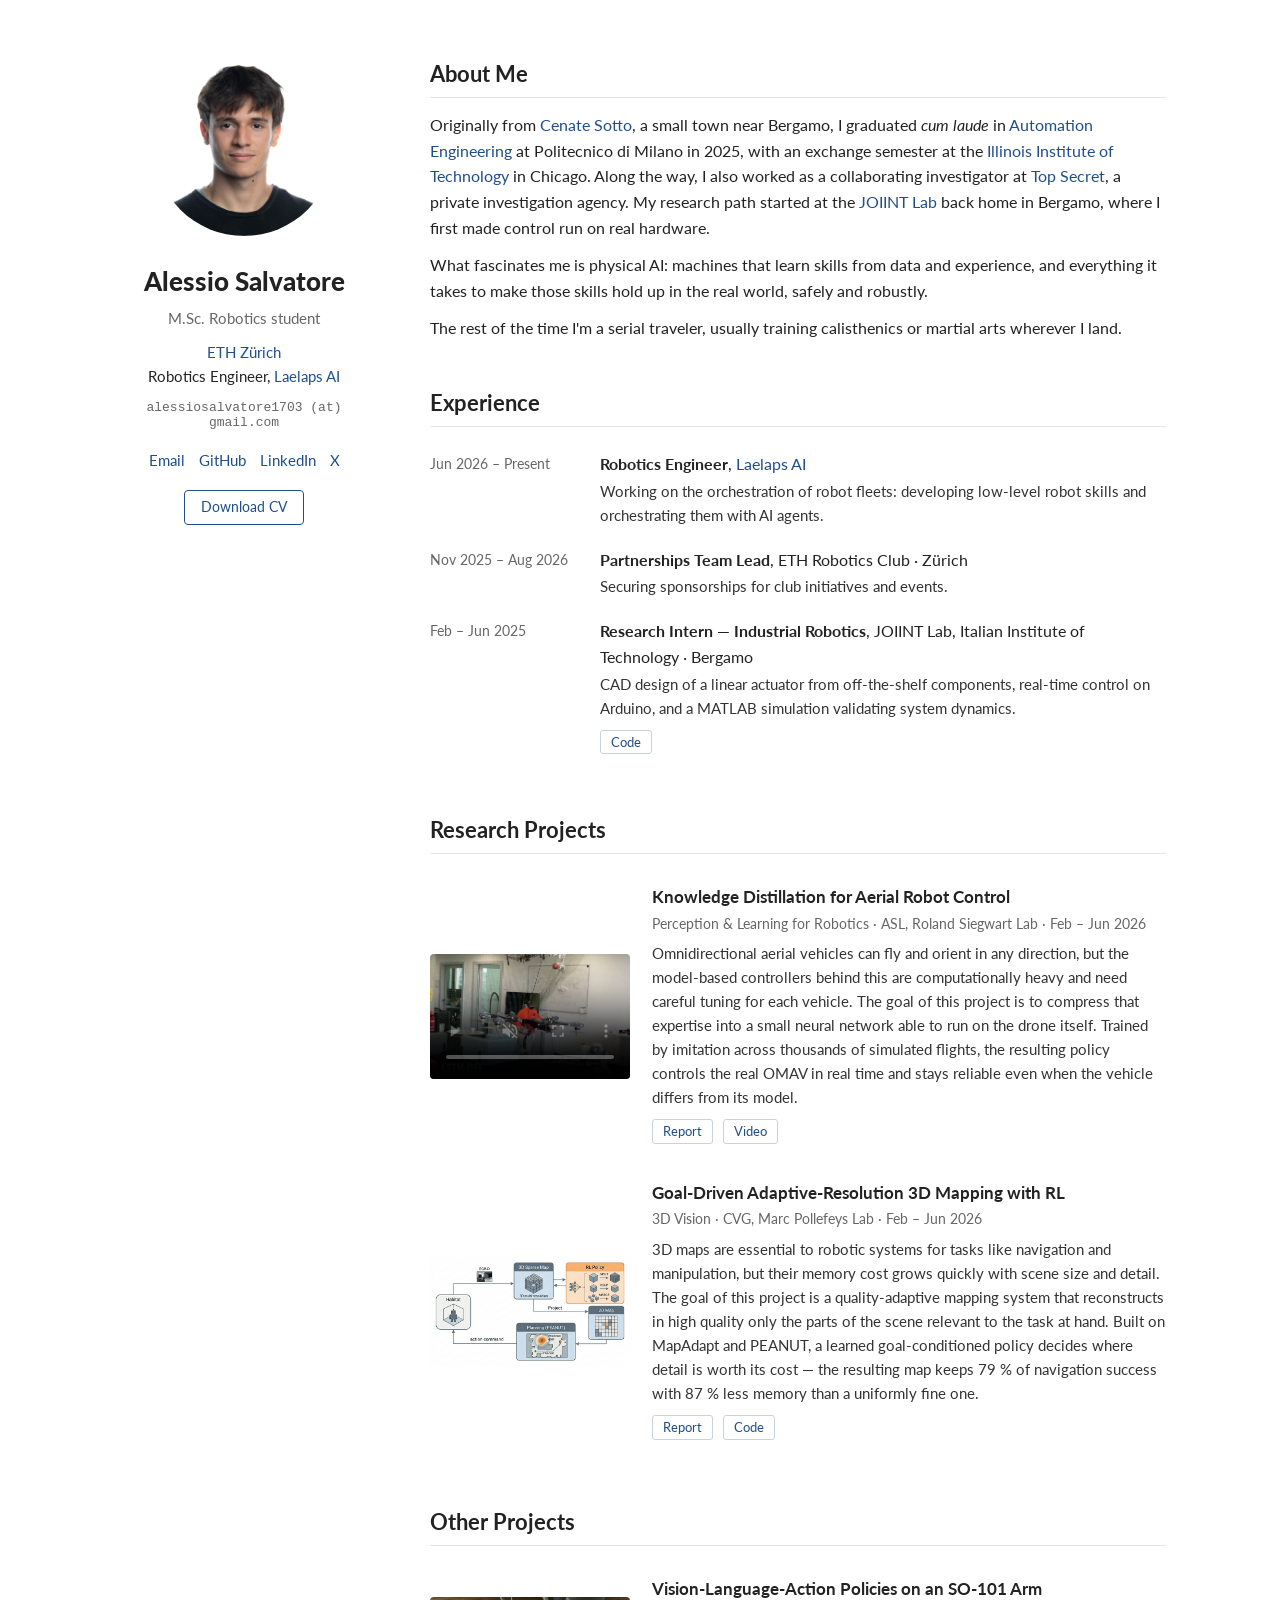
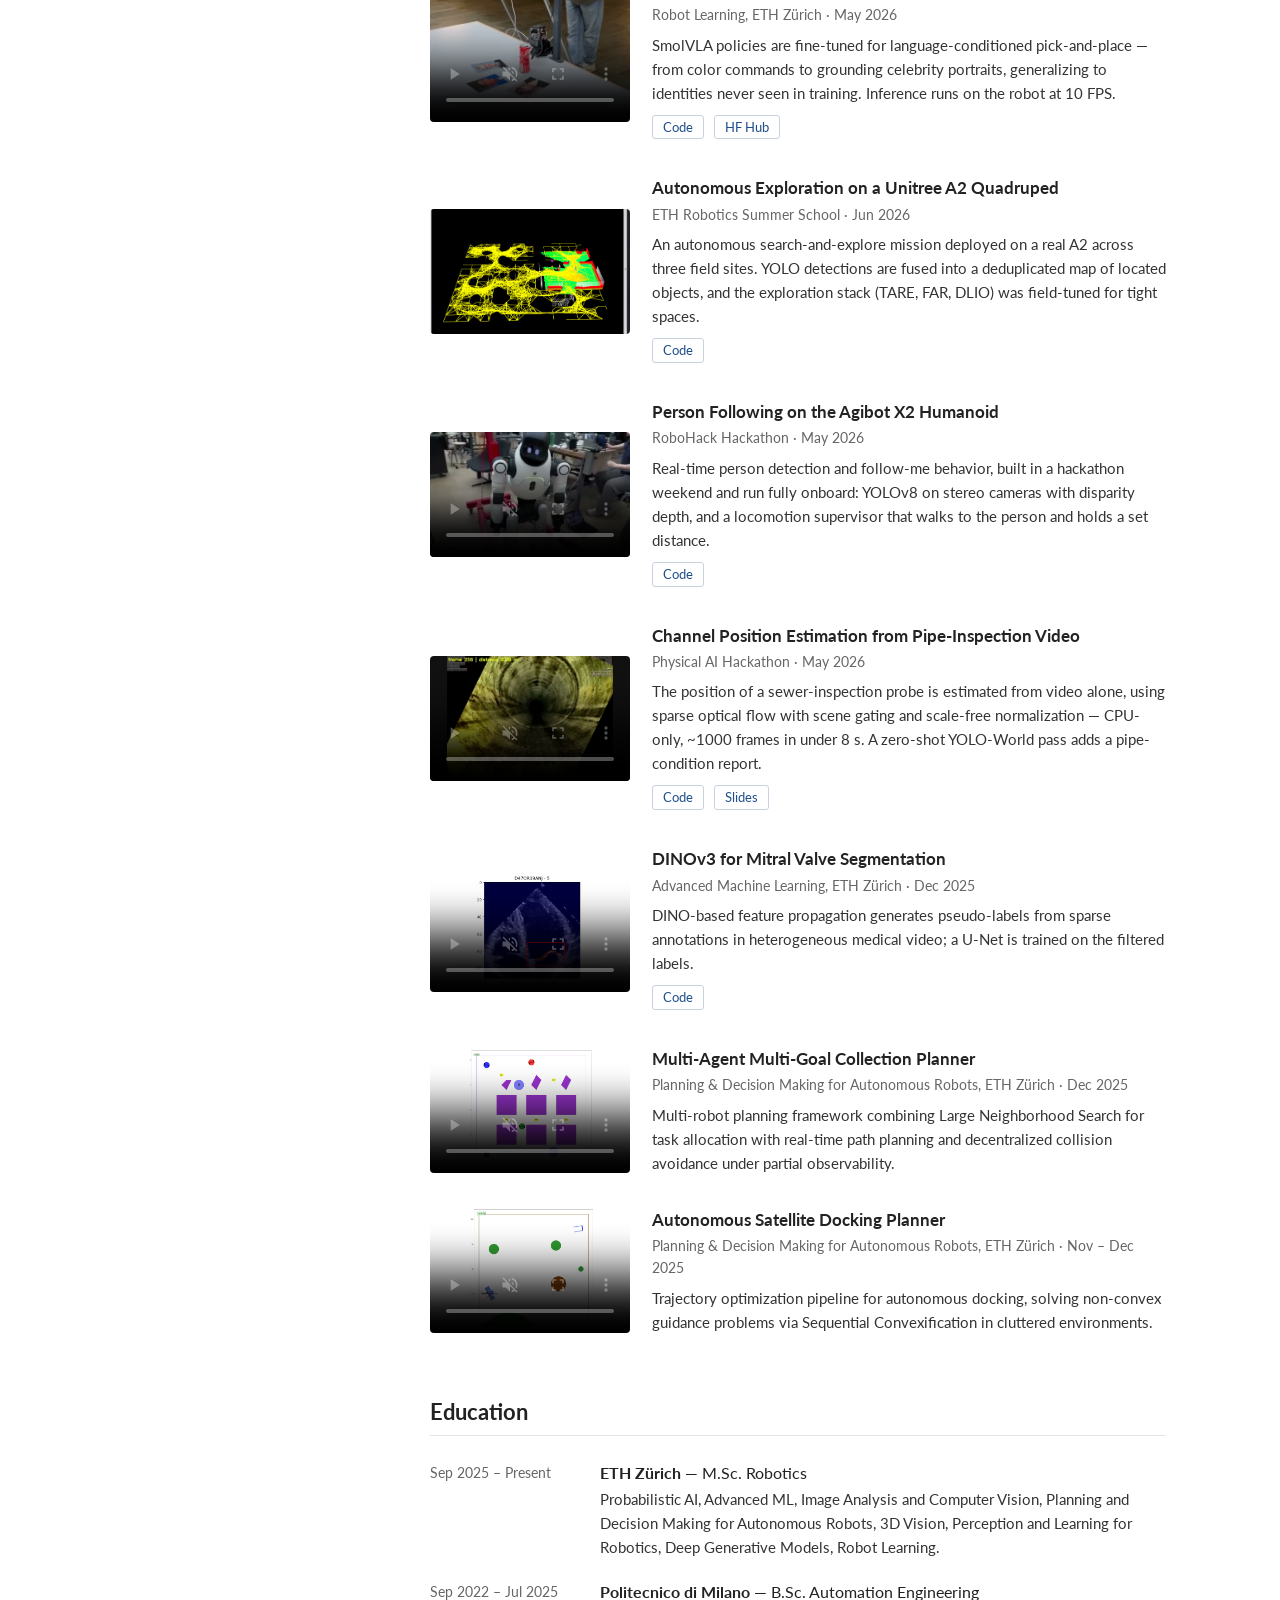
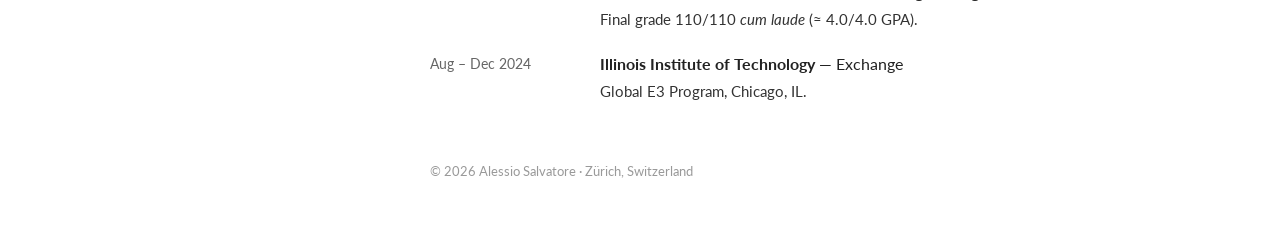
<file: index.html>
<!DOCTYPE html>
<html lang="en">
<head>
  <meta charset="UTF-8">
  <meta name="viewport" content="width=device-width, initial-scale=1.0">
  <title>Alessio Salvatore — Robotics @ ETH Zürich</title>
  <meta name="description" content="Alessio Salvatore, M.Sc. Robotics student at ETH Zürich. Learning-based perception and control: adaptive 3D mapping with RL, imitation learning for aerial robots, VLA policies on real hardware.">
  <meta property="og:title" content="Alessio Salvatore — Robotics @ ETH Zürich">
  <meta property="og:description" content="Learning-based perception and control: adaptive 3D mapping, imitation learning for aerial robots, VLA policies on real hardware.">
  <meta property="og:image" content="assets/img/portrait.jpg">

  <link rel="preconnect" href="https://fonts.googleapis.com">
  <link rel="preconnect" href="https://fonts.gstatic.com" crossorigin>
  <link href="https://fonts.googleapis.com/css2?family=Lato:ital,wght@0,400;0,700;0,900;1,400&display=swap" rel="stylesheet">
  <link rel="stylesheet" href="assets/css/custom.css">
</head>

<body>
  <div class="layout">

    <!-- ============ SIDEBAR (profile) ============ -->
    <aside class="profile">
      <img src="assets/img/portrait.jpg" alt="Portrait of Alessio Salvatore" class="profile-photo">
      <h1>Alessio Salvatore</h1>
      <p class="profile-role">M.Sc. Robotics student</p>
      <p class="profile-aff">
        <a href="https://ethz.ch/" target="_blank" rel="noopener">ETH Zürich</a><br>
        Robotics Engineer, <a href="https://laelaps.ai/" target="_blank" rel="noopener">Laelaps AI</a>
      </p>
      <p class="profile-mail">alessiosalvatore1703 (at) gmail.com</p>
      <nav class="profile-links">
        <a href="mailto:alessiosalvatore1703@gmail.com">Email</a>
        <a href="https://github.com/alessiosalvatore1703-ops">GitHub</a>
        <a href="https://www.linkedin.com/in/alessiosalvatore/" target="_blank" rel="noopener">LinkedIn</a>
        <a href="https://x.com/alesalvatore44" target="_blank" rel="noopener">X</a>
      </nav>
      <a href="assets/cv.pdf" class="profile-cv">Download CV</a>
    </aside>

    <main>

      <!-- ============ ABOUT ============ -->
      <section id="about">
        <h2>About Me</h2>
        <p>
          Originally from
          <a href="https://www.google.com/maps/place/Cenate+Sotto" target="_blank" rel="noopener">Cenate Sotto</a>,
          a small town near Bergamo, I graduated <em>cum laude</em> in
          <a href="https://www.polimi.it/en/education/laurea-programmes/programme-detail/automation-engineering" target="_blank" rel="noopener">Automation Engineering</a>
          at Politecnico di Milano in 2025, with an exchange semester at the
          <a href="https://www.iit.edu/" target="_blank" rel="noopener">Illinois Institute of Technology</a>
          in Chicago. Along the way, I also worked as a collaborating investigator
          at <a href="https://topsecret.it/" target="_blank" rel="noopener">Top Secret</a>,
          a private investigation agency. My research path started at the
          <a href="https://www.joiintlab.com/network/" target="_blank" rel="noopener">JOIINT Lab</a>
          back home in Bergamo, where I first made control run on real hardware.
        </p>
        <p>
          What fascinates me is physical AI: machines that learn skills from data
          and experience, and everything it takes to make those skills hold up in
          the real world, safely and robustly.
        </p>
        <p>
          The rest of the time I'm a serial traveler, usually training calisthenics
          or martial arts wherever I land.
        </p>
      </section>

      <!-- ============ EXPERIENCE ============ -->
      <section id="experience">
        <h2>Experience</h2>

        <!-- component: timeline-entry -->
        <article class="entry">
          <p class="entry-date">Jun 2026 – Present</p>
          <div>
            <p><b>Robotics Engineer</b>, <a href="https://laelaps.ai/" target="_blank" rel="noopener">Laelaps AI</a></p>
            <p class="desc">
              Working on the orchestration of robot fleets: developing low-level robot skills and
              orchestrating them with AI agents.
            </p>
          </div>
        </article>

        <!-- component: timeline-entry -->
        <article class="entry">
          <p class="entry-date">Nov 2025 – Aug 2026</p>
          <div>
            <p><b>Partnerships Team Lead</b>, ETH Robotics Club · Zürich</p>
            <p class="desc">Securing sponsorships for club initiatives and events.</p>
          </div>
        </article>

        <!-- component: timeline-entry -->
        <article class="entry">
          <p class="entry-date">Feb – Jun 2025</p>
          <div>
            <p><b>Research Intern — Industrial Robotics</b>, JOIINT Lab, Italian Institute of Technology · Bergamo</p>
            <p class="desc">
              CAD design of a linear actuator from off-the-shelf components, real-time control on
              Arduino, and a MATLAB simulation validating system dynamics.
            </p>
            <div class="btns"><a class="btn" href="https://github.com/alessiosalvatore1703-ops/Linear-Actuator" target="_blank" rel="noopener">Code</a></div>
          </div>
        </article>
      </section>

      <!-- ============ RESEARCH PROJECTS ============ -->
      <section id="projects">
        <h2>Research Projects</h2>

        <!-- component: project-row · aerial-knowledge-distillation -->
        <article class="project">
          <!-- MEDIA SLOT — real OMAV flight footage; pipeline diagram at
               assets/projects/aerial-knowledge-distillation/pipeline.png (for detail page). -->
          <figure class="thumb">
            <video loop muted playsinline preload="none" data-autoplay
                   poster="assets/projects/aerial-knowledge-distillation/poster.jpg"
                   aria-label="Real flight footage of the omnidirectional micro aerial vehicle">
              <source src="assets/projects/aerial-knowledge-distillation/demo.mp4" type="video/mp4">
              <a href="assets/projects/aerial-knowledge-distillation/demo.mp4">Watch the flight video</a>
            </video>
          </figure>
          <div>
            <h3>Knowledge Distillation for Aerial Robot Control</h3>
            <p class="meta">Perception &amp; Learning for Robotics · ASL, Roland Siegwart Lab · Feb – Jun 2026</p>
            <p class="desc">
              Omnidirectional aerial vehicles can fly and orient in any direction, but the
              model-based controllers behind this are computationally heavy and need careful
              tuning for each vehicle. The goal of this project is to compress that expertise
              into a small neural network able to run on the drone itself. Trained by imitation
              across thousands of simulated flights, the resulting policy controls the real OMAV
              in real time and stays reliable even when the vehicle differs from its model.
            </p>
            <div class="btns">
              <a class="btn" href="assets/projects/aerial-knowledge-distillation/ReportPLR_Salvatore_Stefanini.pdf">Report</a>
              <a class="btn" href="https://youtu.be/oPd9mkxEaO8">Video</a>
            </div>
          </div>
        </article>

        <!-- component: project-row · task-aware-3d-mapping -->
        <article class="project">
          <!-- MEDIA SLOT — pipeline figure; a demo video can replace it later
               (assets/projects/task-aware-3d-mapping/demo.mp4 + poster.jpg). -->
          <figure class="thumb thumb-fit">
            <img src="assets/projects/task-aware-3d-mapping/pipeline.png" alt="Pipeline: Habitat RGB-D feeds a 3D multi-resolution sparse map; an RL policy splits, keeps, or merges voxels; the map is projected to 2D and planned over with PEANUT, closing the loop with action commands" loading="lazy" decoding="async">
          </figure>
          <div>
            <h3>Goal-Driven Adaptive-Resolution 3D Mapping with RL</h3>
            <p class="meta">3D Vision · CVG, Marc Pollefeys Lab · Feb – Jun 2026</p>
            <p class="desc">
              3D maps are essential to robotic systems for tasks like navigation and manipulation,
              but their memory cost grows quickly with scene size and detail. The goal of this
              project is a quality-adaptive mapping system that reconstructs in high quality only
              the parts of the scene relevant to the task at hand. Built on MapAdapt and PEANUT,
              a learned goal-conditioned policy decides where detail is worth its cost — the
              resulting map keeps 79&nbsp;% of navigation success with 87&nbsp;% less memory than
              a uniformly fine one.
            </p>
            <div class="btns">
              <a class="btn" href="assets/projects/task-aware-3d-mapping/3dv_final_report.pdf">Report</a>
              <a class="btn" href="https://github.com/vassili-de-palma/goal-driven-map-adapt">Code</a>
            </div>
          </div>
        </article>
      </section>

      <!-- ============ OTHER PROJECTS ============ -->
      <section>
        <h2>Other Projects</h2>

        <!-- component: project-row · vla-so101 -->
        <article class="project">
          <!-- MEDIA SLOT — real demo footage (converted from the original GIF) -->
          <figure class="thumb">
            <video loop muted playsinline preload="none" data-autoplay
                   poster="assets/projects/vla-so101/poster.jpg"
                   aria-label="SO-101 robot arm handing a coke can to a portrait of Michael Jackson">
              <source src="assets/projects/vla-so101/demo.mp4" type="video/mp4">
              <a href="assets/projects/vla-so101/demo.mp4">Watch the demo video</a>
            </video>
          </figure>
          <div>
            <h3>Vision-Language-Action Policies on an SO-101 Arm</h3>
            <p class="meta">Robot Learning, ETH Zürich · May 2026</p>
            <p class="desc">
              SmolVLA policies are fine-tuned for language-conditioned pick-and-place — from color
              commands to grounding celebrity portraits, generalizing to identities never seen in
              training. Inference runs on the robot at 10&nbsp;FPS.
            </p>
            <div class="btns">
              <a class="btn" href="https://github.com/alessiosalvatore1703-ops/VLA-robotlearning">Code</a>
              <a class="btn" href="https://huggingface.co/ETHrobotlearning">HF Hub</a>
            </div>
          </div>
        </article>

        <!-- component: project-row · unitree-a2-exploration -->
        <article class="project">
          <!-- MEDIA SLOT — real photo from the summer school -->
          <figure class="thumb">
            <img src="assets/projects/unitree-a2-exploration/cover.jpeg" alt="Unitree A2 quadruped during the ETH Robotics Summer School field deployment" loading="lazy" decoding="async">
          </figure>
          <div>
            <h3>Autonomous Exploration on a Unitree A2 Quadruped</h3>
            <p class="meta">ETH Robotics Summer School · Jun 2026</p>
            <p class="desc">
              An autonomous search-and-explore mission deployed on a real A2 across three field
              sites. YOLO detections are fused into a deduplicated map of located objects, and the
              exploration stack (TARE, FAR, DLIO) was field-tuned for tight spaces.
            </p>
            <div class="btns">
              <a class="btn" href="https://github.com/alessiosalvatore1703-ops/RSS_sim2win">Code</a>
            </div>
          </div>
        </article>

        <!-- component: project-row · agibot-x2-person-following -->
        <article class="project">
          <!-- MEDIA SLOT — real demo footage -->
          <figure class="thumb">
            <video loop muted playsinline preload="none" data-autoplay
                   poster="assets/projects/agibot-x2-person-following/poster.jpg"
                   aria-label="Agibot X2 humanoid following a person">
              <source src="assets/projects/agibot-x2-person-following/demo.mp4" type="video/mp4">
              <a href="assets/projects/agibot-x2-person-following/demo.mp4">Watch the demo video</a>
            </video>
          </figure>
          <div>
            <h3>Person Following on the Agibot X2 Humanoid</h3>
            <p class="meta">RoboHack Hackathon · May 2026</p>
            <p class="desc">
              Real-time person detection and follow-me behavior, built in a hackathon weekend and
              run fully onboard: YOLOv8 on stereo cameras with disparity depth, and a locomotion
              supervisor that walks to the person and holds a set distance.
            </p>
            <div class="btns">
              <a class="btn" href="https://github.com/alessiosalvatore1703-ops/robohack2026">Code</a>
            </div>
          </div>
        </article>

        <!-- component: project-row · pipe-inspection-odometry -->
        <article class="project">
          <!-- MEDIA SLOT — real inspection footage; results figure at
               assets/projects/pipe-inspection-odometry/results.jpeg -->
          <figure class="thumb thumb-fit thumb-dark">
            <video loop muted playsinline preload="none" data-autoplay
                   poster="assets/projects/pipe-inspection-odometry/poster.jpg"
                   aria-label="Sewer-inspection probe footage inside the channel">
              <source src="assets/projects/pipe-inspection-odometry/demo.mp4" type="video/mp4">
              <a href="assets/projects/pipe-inspection-odometry/demo.mp4">Watch the inspection video</a>
            </video>
          </figure>
          <div>
            <h3>Channel Position Estimation from Pipe-Inspection Video</h3>
            <p class="meta">Physical AI Hackathon · May 2026</p>
            <p class="desc">
              The position of a sewer-inspection probe is estimated from video alone, using sparse
              optical flow with scene gating and scale-free normalization — CPU-only, ~1000 frames
              in under 8&nbsp;s. A zero-shot YOLO-World pass adds a pipe-condition report.
            </p>
            <div class="btns">
              <a class="btn" href="https://github.com/MatteoR1103/PhysicalAI-Hackathon">Code</a>
              <a class="btn" href="assets/projects/pipe-inspection-odometry/slides.pdf">Slides</a>
            </div>
          </div>
        </article>

        <!-- component: project-row · mitral-valve-segmentation -->
        <article class="project">
          <!-- MEDIA SLOT — real segmentation output on echo video -->
          <figure class="thumb thumb-fit">
            <video loop muted playsinline preload="none" data-autoplay
                   poster="assets/projects/mitral-valve-segmentation/poster.jpg"
                   aria-label="Predicted mitral valve segmentation mask tracking the leaflets in an echocardiography clip">
              <source src="assets/projects/mitral-valve-segmentation/demo.mp4" type="video/mp4">
              <a href="assets/projects/mitral-valve-segmentation/demo.mp4">Watch the segmentation demo</a>
            </video>
          </figure>
          <div>
            <h3>DINOv3 for Mitral Valve Segmentation</h3>
            <p class="meta">Advanced Machine Learning, ETH Zürich · Dec 2025</p>
            <p class="desc">
              DINO-based feature propagation generates pseudo-labels from sparse annotations in
              heterogeneous medical video; a U-Net is trained on the filtered labels.
            </p>
            <div class="btns">
              <a class="btn" href="https://github.com/alessiosalvatore1703-ops/DINO-v3-for-Mitral-Valve-Segmentation" target="_blank" rel="noopener">Code</a>
            </div>
          </div>
        </article>

        <!-- component: project-row · multi-agent-planner -->
        <article class="project">
          <!-- MEDIA SLOT — real planner rollout from the course simulator -->
          <figure class="thumb thumb-fit">
            <video loop muted playsinline preload="none" data-autoplay
                   poster="assets/projects/multi-agent-planner/poster.jpg"
                   aria-label="Multiple robots collecting goals among obstacles in simulation">
              <source src="assets/projects/multi-agent-planner/demo.mp4" type="video/mp4">
              <a href="assets/projects/multi-agent-planner/demo.mp4">Watch the planner demo</a>
            </video>
          </figure>
          <div>
            <h3>Multi-Agent Multi-Goal Collection Planner</h3>
            <p class="meta">Planning &amp; Decision Making for Autonomous Robots, ETH Zürich · Dec 2025</p>
            <p class="desc">
              Multi-robot planning framework combining Large Neighborhood Search for task allocation
              with real-time path planning and decentralized collision avoidance under partial
              observability.
            </p>
          </div>
        </article>

        <!-- component: project-row · satellite-docking -->
        <article class="project">
          <!-- MEDIA SLOT — real planner rollout from the course simulator -->
          <figure class="thumb thumb-fit">
            <video loop muted playsinline preload="none" data-autoplay
                   poster="assets/projects/satellite-docking/poster.jpg"
                   aria-label="Spacecraft steering between circular obstacles toward its docking target in simulation">
              <source src="assets/projects/satellite-docking/demo.mp4" type="video/mp4">
              <a href="assets/projects/satellite-docking/demo.mp4">Watch the docking demo</a>
            </video>
          </figure>
          <div>
            <h3>Autonomous Satellite Docking Planner</h3>
            <p class="meta">Planning &amp; Decision Making for Autonomous Robots, ETH Zürich · Nov – Dec 2025</p>
            <p class="desc">
              Trajectory optimization pipeline for autonomous docking, solving non-convex guidance
              problems via Sequential Convexification in cluttered environments.
            </p>
          </div>
        </article>
      </section>

      <!-- ============ EDUCATION ============ -->
      <section id="education">
        <h2>Education</h2>

        <!-- component: timeline-entry -->
        <article class="entry">
          <p class="entry-date">Sep 2025 – Present</p>
          <div>
            <p><b>ETH Zürich</b> — M.Sc. Robotics</p>
            <p class="desc">
              Probabilistic AI, Advanced ML, Image Analysis and Computer Vision, Planning and
              Decision Making for Autonomous Robots, 3D Vision, Perception and Learning for
              Robotics, Deep Generative Models, Robot Learning.
            </p>
          </div>
        </article>

        <article class="entry">
          <p class="entry-date">Sep 2022 – Jul 2025</p>
          <div>
            <p><b>Politecnico di Milano</b> — B.Sc. Automation Engineering</p>
            <p class="desc">Final grade 110/110 <em>cum laude</em> (≈ 4.0/4.0 GPA).</p>
          </div>
        </article>

        <article class="entry">
          <p class="entry-date">Aug – Dec 2024</p>
          <div>
            <p><b>Illinois Institute of Technology</b> — Exchange</p>
            <p class="desc">Global E3 Program, Chicago, IL.</p>
          </div>
        </article>
      </section>

      <!-- ============ FOOTER ============ -->
      <footer>© <span id="year"></span> Alessio Salvatore · Zürich, Switzerland</footer>
    </main>
  </div>

  <script src="assets/js/main.js"></script>
</body>
</html>
</file>
<file: assets/css/custom.css>
/* Site styles — academic sidebar layout. Keep this file minimal. */

:root {
  --ink: #222;
  --muted: #666;
  --line: #e5e5e5;
  --link: #1f4e8c;
  --bg: #fff;
}

* { box-sizing: border-box; min-width: 0; }

body {
  margin: 0;
  background: var(--bg);
  color: var(--ink);
  font: 16px/1.6 Lato, system-ui, sans-serif;
  -webkit-font-smoothing: antialiased;
}

a { color: var(--link); text-decoration: none; }
a:hover { text-decoration: underline; }
a:focus-visible { outline: 2px solid var(--link); outline-offset: 3px; border-radius: 2px; }

p { margin: 0 0 12px; }

/* Two columns: sticky profile + content */
.layout {
  max-width: 1100px;
  margin: 0 auto;
  padding: 56px 24px;
  display: grid;
  grid-template-columns: 260px minmax(0, 1fr);
  gap: 56px;
}

/* Profile sidebar */
.profile {
  position: sticky;
  top: 56px;
  align-self: start;
  text-align: center;
}
.profile-photo { width: 180px; height: 180px; object-fit: cover; border-radius: 50%; }
.profile h1 { font-size: 26px; font-weight: 900; margin: 18px 0 4px; }
.profile-role { color: var(--muted); font-size: 15px; margin: 0; }
.profile-aff { margin: 10px 0 0; font-size: 15px; }
.profile-mail { font: 13px ui-monospace, monospace; color: var(--muted); margin: 12px 0 0; }
.profile-links {
  margin-top: 18px;
  display: flex;
  flex-wrap: wrap;
  justify-content: center;
  gap: 6px 14px;
  font-size: 15px;
}
.profile-cv {
  display: inline-block;
  margin-top: 18px;
  border: 1px solid var(--link);
  border-radius: 4px;
  padding: 5px 16px;
  font-size: 14px;
}
.profile-cv:hover { background: #f0f4f9; text-decoration: none; }

/* Section heading */
h2 {
  font-size: 22px;
  font-weight: 700;
  margin: 44px 0 14px;
  padding-bottom: 6px;
  border-bottom: 1px solid var(--line);
}
main > section:first-child h2 { margin-top: 0; }

/* Shared entry text */
.desc { font-size: 15px; color: #333; margin: 0; }
.btns { margin-top: 8px; }
.btn {
  display: inline-block;
  margin: 0 6px 4px 0;
  font-size: 13px;
  border: 1px solid #c9d3e0;
  border-radius: 3px;
  padding: 1px 10px;
}
.btn:hover { background: #f0f4f9; text-decoration: none; }

/* Experience / education entry: date column + body */
.entry {
  display: grid;
  grid-template-columns: 150px minmax(0, 1fr);
  gap: 20px;
  padding: 10px 0;
}
.entry p { margin: 0; }
.entry .desc { margin-top: 2px; }
.entry-date { color: var(--muted); font-size: 14px; padding-top: 2px; }

/* Project row: thumbnail + body, vertically centered */
.project {
  display: grid;
  grid-template-columns: 200px minmax(0, 1fr);
  gap: 22px;
  padding: 16px 0;
  align-items: center;
}
.project h3 { font-size: 16.5px; font-weight: 700; margin: 0; }
.project .meta { color: var(--muted); font-size: 14px; margin: 2px 0 6px; }

.thumb {
  margin: 0;
  aspect-ratio: 8 / 5;
  background: #f2f2f2;
  border-radius: 4px;
  overflow: hidden;
}
.thumb img,
.thumb video { width: 100%; height: 100%; object-fit: cover; display: block; }
/* plots / diagrams: show the whole frame instead of cropping */
.thumb-fit { background: #fff; }
.thumb-fit img,
.thumb-fit video { object-fit: contain; }
.thumb-dark { background: #111; }

footer { color: #999; font-size: 13px; margin-top: 48px; }

/* Phones / small tablets: profile stacks on top */
@media (max-width: 820px) {
  .layout { grid-template-columns: minmax(0, 1fr); gap: 32px; padding: 32px 16px; }
  .profile { position: static; }
  .project { grid-template-columns: minmax(0, 1fr); gap: 10px; }
  .entry { grid-template-columns: minmax(0, 1fr); gap: 0; }
}
</file>
